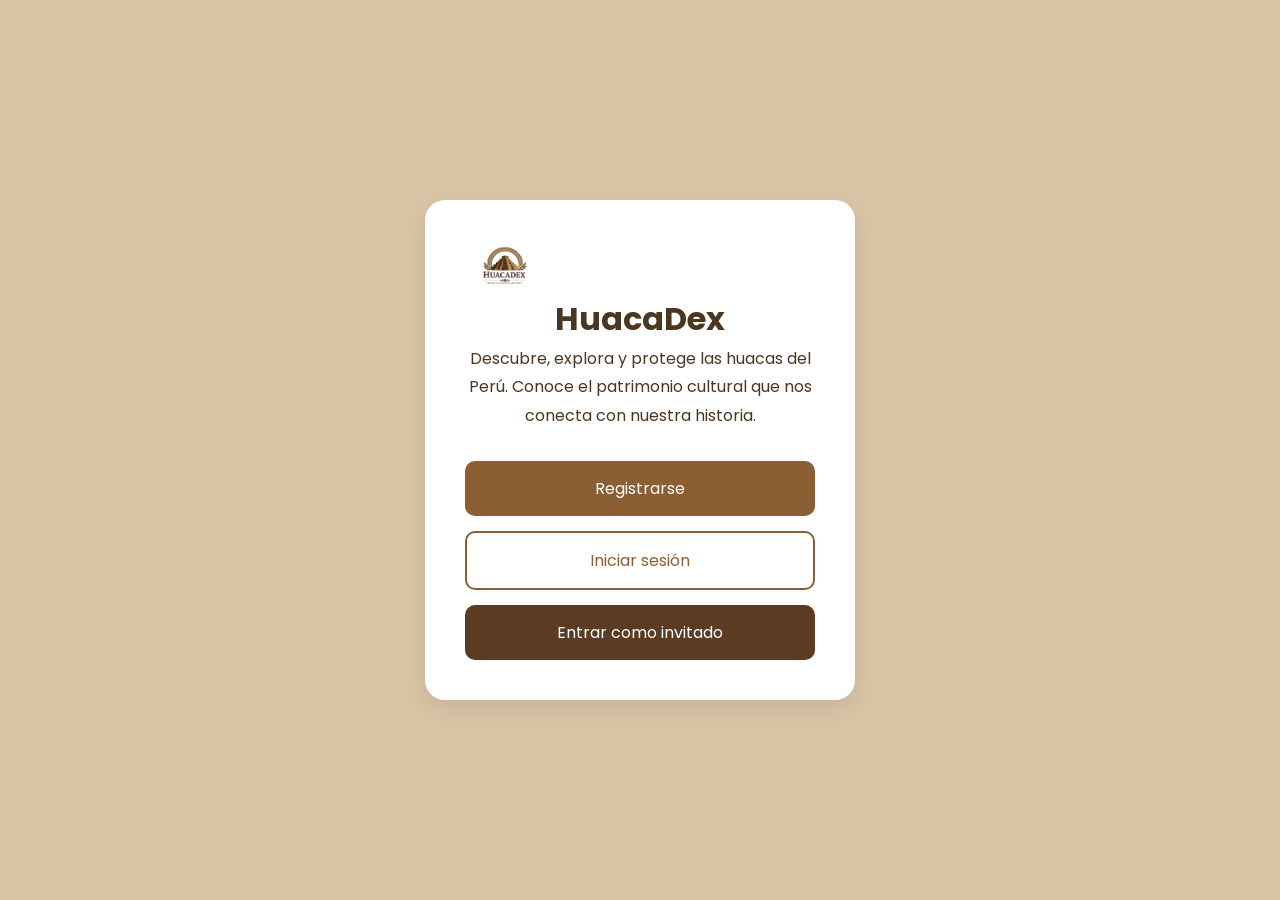
<file: index.html>
<!DOCTYPE html>
<html lang="es">
<head>
<meta charset="UTF-8">
    <meta name="viewport" content="width=device-width, initial-scale=1.0">
<title>HuacaDex</title>
<link rel="preconnect" href="https://fonts.googleapis.com">
<link rel="preconnect" href="https://fonts.gstatic.com" crossorigin>

<link href="https://fonts.googleapis.com/css2?family=Cinzel:wght@700&family=Poppins:wght@300;400;500;600&display=swap" rel="stylesheet">
<link rel="stylesheet" href="style.css">

</head>

<body>

<div class="tarjeta">

<div class="logo">
    <img src="img/logo-huacadex.png" alt="HuacaDex">
</div>

<h1>HuacaDex</h1>

<p>
Descubre, explora y protege las huacas del Perú.
Conoce el patrimonio cultural que nos conecta con nuestra historia.
</p>

<a href="registro.html">
<button class="registro">Registrarse</button>
</a>

<a href="iniciar_sesion.html">
<button class="login">Iniciar sesión</button>
</a>
<a href="carga.html">
    <button class="invitado">
        Entrar como invitado
    </button>
</a>
</div>

</body>
</html>
</file>
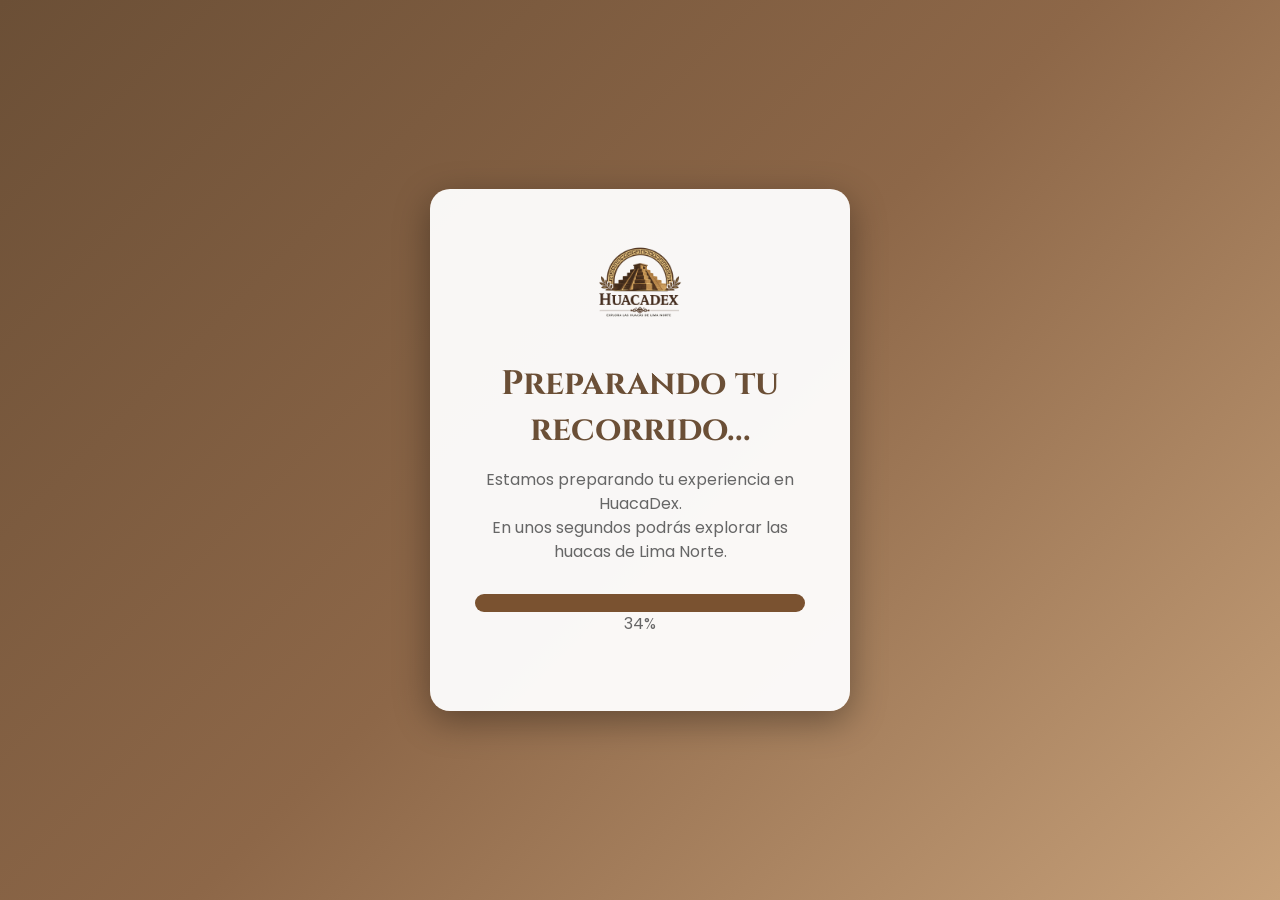
<file: carga.html>
<!DOCTYPE html>
<html lang="es">
<head>
<meta charset="UTF-8">
<meta name="viewport" content="width=device-width, initial-scale=1.0">
<title>HuacaDex - Preparando recorrido</title>
<link rel="preconnect" href="https://fonts.googleapis.com">
<link rel="preconnect" href="https://fonts.gstatic.com" crossorigin>

<link href="https://fonts.googleapis.com/css2?family=Cinzel:wght@700&family=Poppins:wght@300;400;500;600&display=swap" rel="stylesheet">

<style>

*{
margin:0;
padding:0;
box-sizing:border-box;
font-family:'Poppins',sans-serif;
}

body{
height:100vh;
display:flex;
justify-content:center;
align-items:center;
background:linear-gradient(135deg,#6b4f36,#8d6748,#c7a17a);
}

.contenedor{
background:rgba(255,255,255,.95);
padding:45px;
width:420px;
border-radius:20px;
text-align:center;
box-shadow:0 10px 35px rgba(0,0,0,.35);
}

.logo{
margin-bottom:20px;
animation:flotar 2s infinite;
}

.logo img{
width:150px;
height:auto;
}

h1{
font-family:'Cinzel',serif;
color:#6b4f36;
font-size:34px;
margin-bottom:15px;
}

p{
color:#666;
margin-bottom:30px;
line-height:1.5;
}

.barra{
width:100%;
height:18px;
background:#ddd;
border-radius:30px;
overflow:hidden;
}

.progreso{
height:100%;
width:0%;
background:#7a5230;
animation:cargar 3s forwards;
}

@keyframes cargar{
from{
width:0%;
}
to{
width:100%;
}
}

@keyframes flotar{

0%{
transform:translateY(0px);
}

50%{
transform:translateY(-8px);
}

100%{
transform:translateY(0px);
}

}

</style>

</head>

<body>

<div class="contenedor">

<div class="logo">
   <img src="img/logo-huacadex.png" alt="HuacaDex">
</div>

<h1>Preparando tu recorrido...</h1>

<p>

Estamos preparando tu experiencia en HuacaDex.<br>
En unos segundos podrás explorar las huacas de Lima Norte.

</p>

<div class="barra">


<div class="progreso"></div>

</div>
<p id="porcentaje">0%</p>
</div>

<script>


let porcentaje = 0;

const texto = document.getElementById("porcentaje");

const intervalo = setInterval(function(){

porcentaje++;

texto.innerHTML = porcentaje + "%";

if(porcentaje >= 100){

clearInterval(intervalo);

window.location.href="inicio.html";

}

},30);

</script>

</body>
</html>
</file>
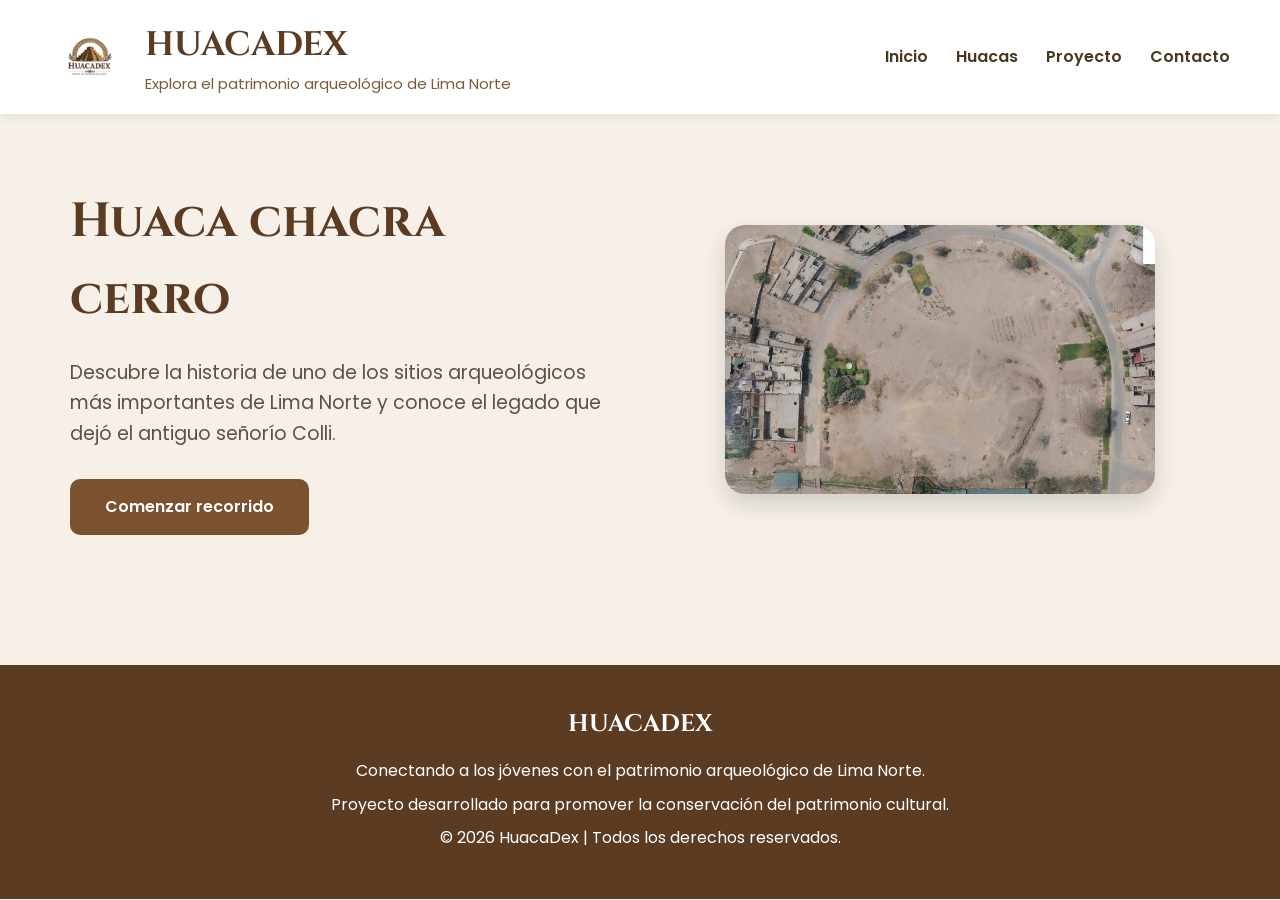
<file: chacra_cerro.html>
<!DOCTYPE html>
<html lang="es">

<head>
    <meta charset="UTF-8">
    <meta name="viewport" content="width=device-width, initial-scale=1.0">

    <title>Huaca Chacra cerro| HuacaDex</title>

    <link rel="stylesheet" href="style.css">

    <link rel="preconnect" href="https://fonts.googleapis.com">
    <link rel="preconnect" href="https://fonts.gstatic.com" crossorigin>

    <link href="https://fonts.googleapis.com/css2?family=Cinzel:wght@600;700&family=Poppins:wght@300;400;500;600&display=swap" rel="stylesheet">

</head>

<body>
<header>

    <div class="logo">

        <img src="img/logo-huacadex.png" alt="HuacaDex">

        <div>

            <h1>HUACADEX</h1>

            <p>Explora el patrimonio arqueológico de Lima Norte</p>

        </div>

    </div>

    <nav>

        <a href="inicio.html">Inicio</a>

        <a href="inicio.html#huacas">Huacas</a>

        <a href="#">Proyecto</a>

        <a href="#">Contacto</a>

    </nav>

</header>
<section class="hero">

    <div class="hero-texto">

        <h2>Huaca chacra cerro</h2>

        <p>
            Descubre la historia de uno de los sitios arqueológicos más importantes de Lima Norte y conoce el legado que dejó el antiguo señorío Colli.
        </p>

        <a href="#" class="boton" onclick="mostrarRecorrido(); return false;">
    Comenzar recorrido
</a>

</div>

    <div class="hero-imagen">

        <img src="img/chacracerro.jpg" alt="Huaca Chacra cerro">

    </div>

</section>
<div id="contenido" style="display:none;">
<section class="killa-seccion" id="recorrido">

    <div class="killa-tarjeta">

       <div class="killa-avatar">
    <img src="img/killa.png" alt="Killa">
</div>

        <div class="killa-texto">

            <h2>Hola, soy Killa</h2>

            <p>
                Seré tu guía durante este recorrido por la Huaca Chacra cerro.
                Aquí descubrirás su historia, su importancia cultural y por qué debemos proteger nuestro patrimonio arqueológico.
            </p>

        </div>

    </div>

</section>
<section class="contenido">

    <div class="tarjeta">

        <h2>Historia de la Huaca Chacra cerro</h2>

           <p>
          La Huaca Chacra Cerro es uno de los principales sitios arqueológicos del distrito de Comas. Formó parte de los antiguos asentamientos del valle del río Chillón y estuvo vinculada al señorío Colli, una importante sociedad prehispánica que habitó Lima Norte antes de la expansión del Imperio Inca.
         </p>

         <p>
          Este complejo arqueológico fue utilizado con fines administrativos, ceremoniales y comunitarios. Actualmente constituye un valioso testimonio de la historia prehispánica de la zona y representa un importante legado cultural para las nuevas generaciones.
          </p>

         </div>

</section>

<section class="contenido">

    <div class="tarjeta">

        <h2>Galería</h2>

        <div class="galeria">

            <img src="img/chacracerro1.jpg" alt="Huaca Collique">

            <img src="img/chacracerro2.jpg" alt="Huaca Collique">

            <img src="img/chacracerro3.jpg" alt="Huaca Collique">

        </div>
        </div>
     </section>

        <section class="contenido">

    <div class="tarjeta">

        <h2>Importancia cultural</h2>

        <p>
      La Huaca Chacra Cerro demuestra la riqueza arqueológica de Lima Norte y nos permite conocer cómo vivían las antiguas culturas del valle del Chillón. Su conservación fortalece nuestra identidad cultural y contribuye a preservar la memoria histórica del Perú.
     </p>
     </div>

</section>
<section class="contenido">

    <div class="dato-curioso">

        <h2>¿Sabías que...?</h2>

        <p>
     ¿Sabías que la Huaca Chacra Cerro ha sido objeto de diversos trabajos de investigación arqueológica? Gracias a estos estudios se han recuperado importantes evidencias sobre la organización y la vida cotidiana de las antiguas poblaciones de Lima Norte.
     </p>

     </div>

     </section>

<section class="contenido">

    <div class="tarjeta">

        <h2>Desafío HuacaDex</h2>

        <p><strong>1. ¿Dónde se encuentra la Huaca Chacra Cerro?</strong></p>

<button class="respuesta" onclick="correcta(this)">Comas, Lima</button>

<button class="respuesta" onclick="incorrecta(this)">Cusco</button>

<button class="respuesta" onclick="incorrecta(this)">Piura</button>
        <hr>

        <p><strong>2. ¿A qué sociedad estuvo vinculada la Huaca Chacra Cerro?</strong></p>

<button class="respuesta" onclick="correcta(this)">Señorío Colli</button>

<button class="respuesta" onclick="incorrecta(this)">Imperio Romano</button>

<button class="respuesta" onclick="incorrecta(this)">Cultura Nazca</button>
        <div id="resultado"></div>

    </div>

</section>

    </div>

</section>

</div>



<script>

function mostrarRecorrido(){

document.getElementById("contenido").style.display="block";

document.getElementById("contenido").scrollIntoView({

behavior:"smooth"

});

}

function correcta(boton){

boton.classList.add("correcta");

document.getElementById("resultado").innerHTML="🎉 ¡Excelente! Ahora eres un Protector del Patrimonio.";

}

function incorrecta(boton){

boton.classList.add("incorrecta");

}

</script>
<footer>

    <h2>HUACADEX</h2>

    <p>
        Conectando a los jóvenes con el patrimonio arqueológico de Lima Norte.
    </p>

    <p>
        Proyecto desarrollado para promover la conservación del patrimonio cultural.
    </p>

    <p class="copyright">
        © 2026 HuacaDex | Todos los derechos reservados.
    </p>

</footer>

</script>
</body>

</html>
</file>
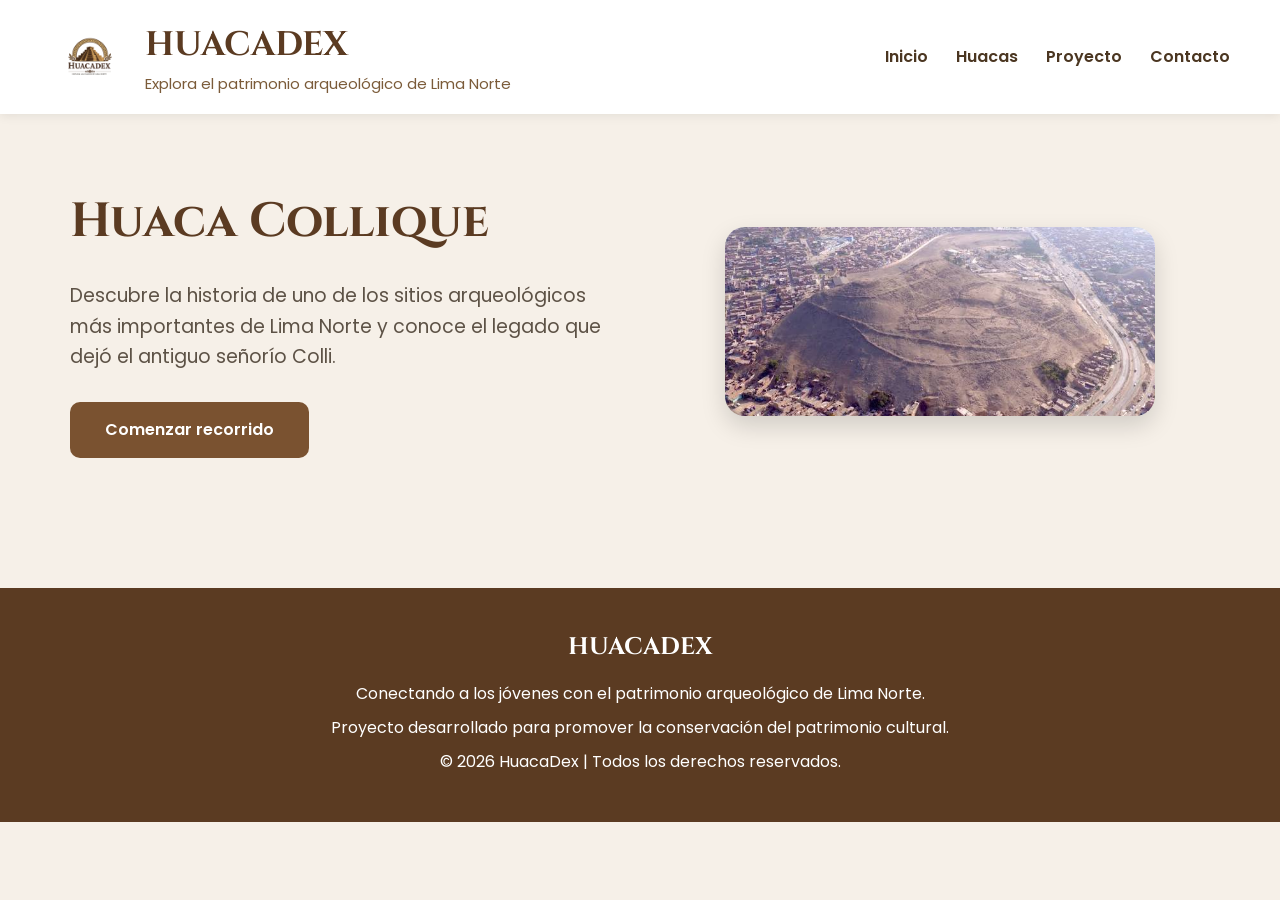
<file: collique.html>
<!DOCTYPE html>
<html lang="es">

<head>
    <meta charset="UTF-8">
    <meta name="viewport" content="width=device-width, initial-scale=1.0">

    <title>Huaca Collique | HuacaDex</title>

    <link rel="stylesheet" href="style.css">

    <link rel="preconnect" href="https://fonts.googleapis.com">
    <link rel="preconnect" href="https://fonts.gstatic.com" crossorigin>

    <link href="https://fonts.googleapis.com/css2?family=Cinzel:wght@600;700&family=Poppins:wght@300;400;500;600&display=swap" rel="stylesheet">

</head>

<body>
<header>

    <div class="logo">

        <img src="img/logo-huacadex.png" alt="HuacaDex">

        <div>

            <h1>HUACADEX</h1>

            <p>Explora el patrimonio arqueológico de Lima Norte</p>

        </div>

    </div>

    <nav>

        <a href="inicio.html">Inicio</a>

        <a href="inicio.html#huacas">Huacas</a>

        <a href="#">Proyecto</a>

        <a href="#">Contacto</a>

    </nav>

</header>
<section class="hero">

    <div class="hero-texto">

        <h2>Huaca Collique</h2>

        <p>
            Descubre la historia de uno de los sitios arqueológicos más importantes de Lima Norte y conoce el legado que dejó el antiguo señorío Colli.
        </p>

        <a href="#" class="boton" onclick="mostrarRecorrido(); return false;">
    Comenzar recorrido
</a>

</div>

    <div class="hero-imagen">

        <img src="img/collique.jpg" alt="Huaca Collique">

    </div>

</section>
<div id="contenido" style="display:none;">
<section class="killa-seccion" id="recorrido">

    <div class="killa-tarjeta">

       <div class="killa-avatar">
    <img src="img/killa.png" alt="Killa">
</div>

        <div class="killa-texto">

            <h2>Hola, soy Killa</h2>

            <p>
                Seré tu guía durante este recorrido por la Huaca Collique.
                Aquí descubrirás su historia, su importancia cultural y por qué debemos proteger nuestro patrimonio arqueológico.
            </p>

        </div>

    </div>

</section>
<section class="contenido">

    <div class="tarjeta">

        <h2>Historia de la Huaca Collique</h2>

        <p>
            La Huaca Collique pertenece al antiguo señorío Colli, una cultura que habitó el valle del río Chillón antes de la llegada de los incas. Este lugar fue un importante centro administrativo, ceremonial y de reunión para sus habitantes.
        </p>

        <p>
            Con el paso del tiempo, la huaca fue testigo de importantes cambios en la historia de Lima Norte. Actualmente representa una valiosa evidencia del pasado prehispánico y permite conocer cómo vivían las antiguas sociedades que ocuparon esta zona.
        </p>

    </div>

</section>

<section class="contenido">

    <div class="tarjeta">

        <h2>Galería</h2>

        <div class="galeria">

            <img src="img/collique1.jpg" alt="Huaca Collique">

            <img src="img/collique 2.jpg" alt="Huaca Collique">

            <img src="img/collique 3.jpg" alt="Huaca Collique">

        </div>
        </div>
     </section>

        <section class="contenido">

    <div class="tarjeta">

        <h2>Importancia cultural</h2>

        <p>
            La Huaca Collique representa una parte fundamental de la historia de Lima Norte. Este sitio arqueológico nos permite comprender cómo vivían las antiguas sociedades del valle del río Chillón y valorar el legado que dejaron a las futuras generaciones.
        </p>

        <p>
            Conservar este patrimonio significa proteger nuestra identidad, fortalecer el conocimiento de nuestra historia y promover el respeto por la cultura peruana.
        </p>

    </div>

</section>
<section class="contenido">

    <div class="dato-curioso">

        <h2>¿Sabías que...?</h2>

        <p>
            Muchas personas viven muy cerca de la Huaca Collique sin conocer su historia. Uno de los objetivos de HuacaDex es acercar a los jóvenes a este importante patrimonio cultural y fomentar su conservación.
        </p>

    </div>
    </section>
<section class="contenido">

    <div class="tarjeta">

        <h2>Desafío HuacaDex</h2>

        <p><strong>1. ¿A qué cultura perteneció la Huaca Collique?</strong></p>

        <button class="respuesta" onclick="correcta(this)">Señorío Colli</button>

        <button class="respuesta" onclick="incorrecta(this)">Imperio Romano</button>

        <button class="respuesta" onclick="incorrecta(this)">Cultura Maya</button>

        <hr>

        <p><strong>2. ¿Dónde se ubica la Huaca Collique?</strong></p>

        <button class="respuesta" onclick="incorrecta(this)">Cusco</button>

        <button class="respuesta" onclick="correcta(this)">Comas, Lima</button>

        <button class="respuesta" onclick="incorrecta(this)">Arequipa</button>

        <div id="resultado"></div>

    </div>


</section>

</div>

<script>

function mostrarRecorrido(){

document.getElementById("contenido").style.display="block";

document.getElementById("contenido").scrollIntoView({

behavior:"smooth"

});

}

function correcta(boton){

boton.classList.add("correcta");

document.getElementById("resultado").innerHTML="🎉 ¡Excelente! Ahora eres un Protector del Patrimonio.";

}

function incorrecta(boton){

boton.classList.add("incorrecta");

}

</script>
<footer>

    <h2>HUACADEX</h2>

    <p>
        Conectando a los jóvenes con el patrimonio arqueológico de Lima Norte.
    </p>

    <p>
        Proyecto desarrollado para promover la conservación del patrimonio cultural.
    </p>

    <p class="copyright">
        © 2026 HuacaDex | Todos los derechos reservados.
    </p>

</footer>

</script>
</body>

</html>
</file>
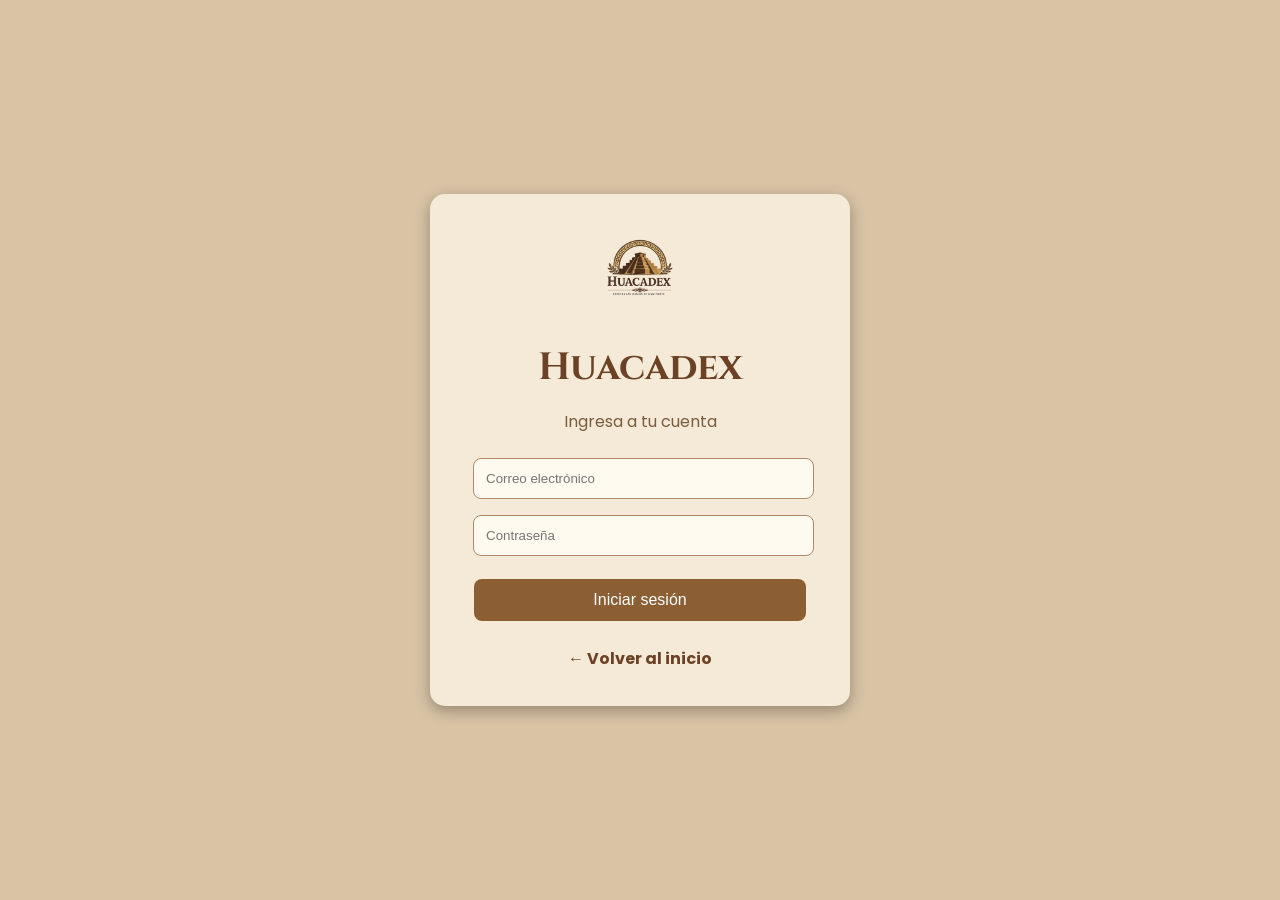
<file: iniciar_sesion.html>
<!DOCTYPE html>
<html>
<head>
    <title>Iniciar sesión - Huacadex</title>
    <link rel="preconnect" href="https://fonts.googleapis.com">
<link rel="preconnect" href="https://fonts.gstatic.com" crossorigin>

<link href="https://fonts.googleapis.com/css2?family=Cinzel:wght@700&family=Poppins:wght@300;400;500;600&display=swap" rel="stylesheet">

    <style>
        body {
            margin: 0;
            font-family:'Poppins',sans-serif;
            background: #d8c3a5;
            display: flex;
            justify-content: center;
            align-items: center;
            height: 100vh;
        }

        .login {
            background: #f5ead7;
            width: 350px;
            padding: 35px;
            border-radius: 15px;
            box-shadow: 0 5px 15px rgba(0,0,0,0.3);
            text-align: center;
        }

        h1{
    font-family:'Cinzel',serif;
    color:#6b4226;
    font-size:38px;
    margin-bottom:10px;
}

        p {
            color: #7a5c3e;
        }

        input {
            width: 90%;
            padding: 12px;
            margin: 8px;
            border: 1px solid #b08968;
            border-radius: 8px;
            background: #fffaf0;
        }

        button {
            width: 95%;
            padding: 12px;
            margin-top: 15px;
            background: #8b5e34;
            color: white;
            border: none;
            border-radius: 8px;
            cursor: pointer;
            font-size: 16px;
        }

        button:hover {
            background: #6b4226;
        }

        .logo{
    margin-bottom:20px;
}

.logo img{
    width:120px;
    height:auto;
}
.volver{
    text-decoration:none;
    color:#6b4226;
    font-weight:bold;
}

.volver:hover{
    color:#b07d4f;
}
    </style>
</head>

<body>

<div class="login">
    <div class="logo">
    <img src="img/logo-huacadex.png" alt="HuacaDex">
</div>
    <h1>Huacadex</h1>
    <p>Ingresa a tu cuenta</p>

    <input type="email" placeholder="Correo electrónico">
    <input type="password" placeholder="Contraseña">

    <button>Iniciar sesión</button>
    <br><br>

<a href="index.html" class="volver">← Volver al inicio</a>
</div>

</body>
</html>
</file>
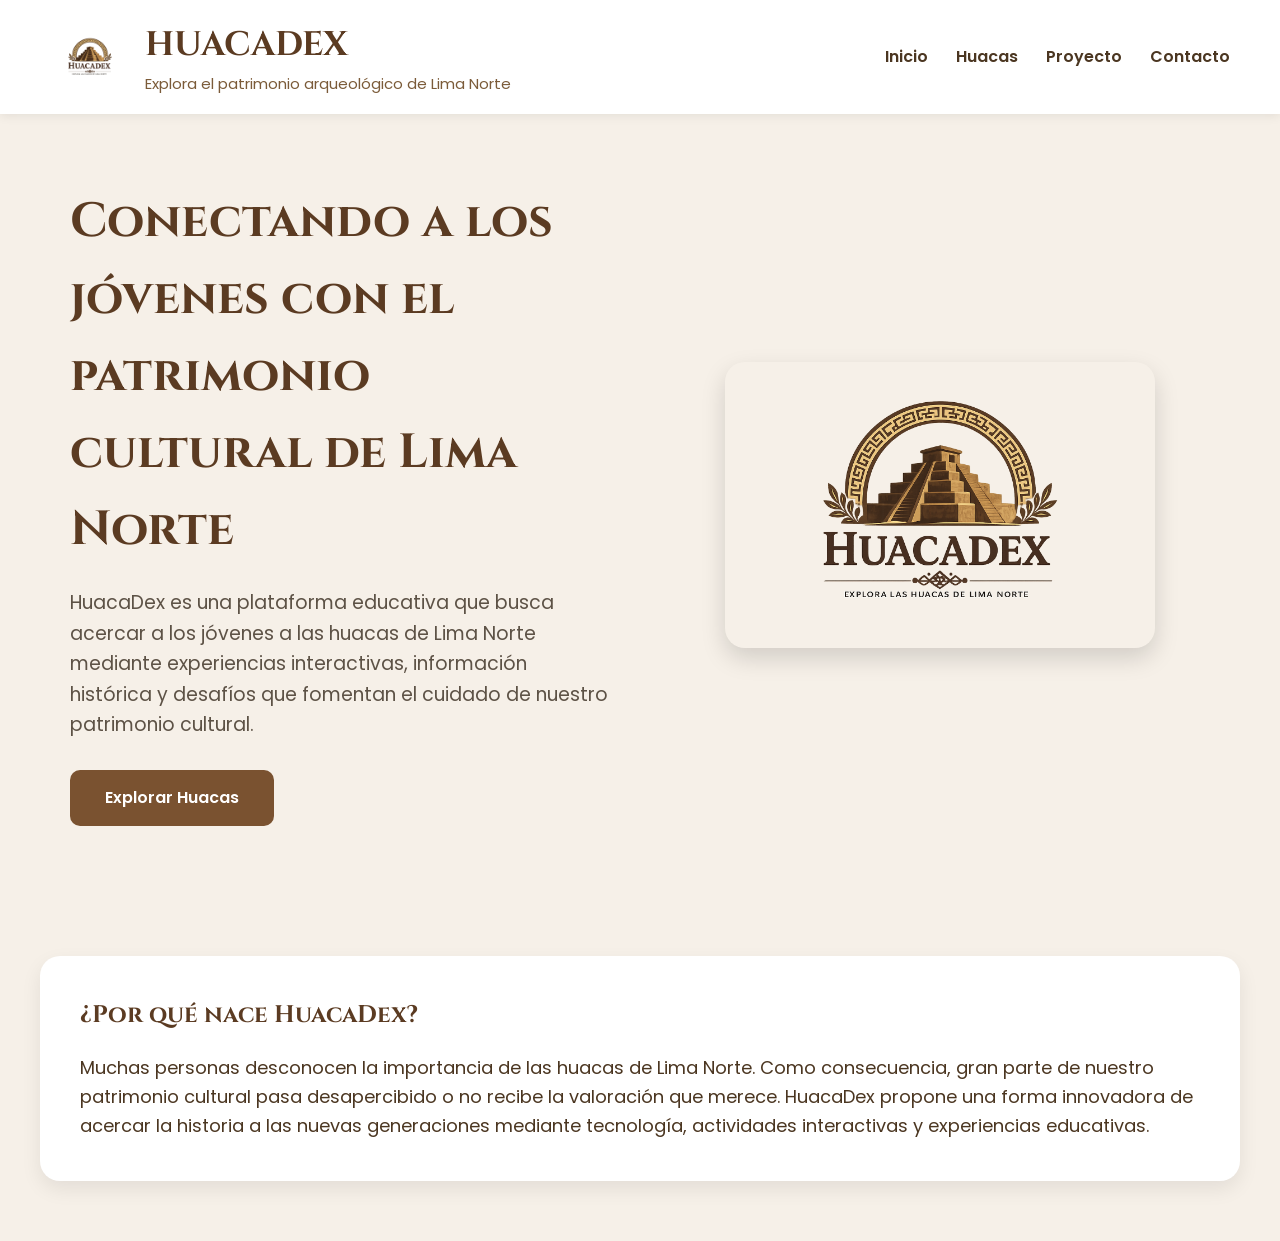
<file: inicio.html>
<!DOCTYPE html>
<html lang="es">
<head>

<meta charset="UTF-8">
<meta name="viewport" content="width=device-width, initial-scale=1.0">

<title>HuacaDex | Inicio</title>

<link rel="preconnect" href="https://fonts.googleapis.com">
<link rel="preconnect" href="https://fonts.gstatic.com" crossorigin>

<link href="https://fonts.googleapis.com/css2?family=Cinzel:wght@600;700&family=Poppins:wght@300;400;500;600&display=swap" rel="stylesheet">

    <link rel="stylesheet" href="style.css">
</head>

<body>

<header>

<div class="logo">

<img src="img/logo-huacadex.png" alt="HuacaDex">

<div>

<h1>HUACADEX</h1>

<p>Explora el patrimonio arqueológico de Lima Norte</p>

</div>

</div>

<nav>

<a href="inicio.html">Inicio</a>

<a href="#">Huacas</a>

<a href="#">Proyecto</a>

<a href="#">Contacto</a>

</nav>

</header>
<section class="hero">

    <div class="hero-texto">

        <h2>Conectando a los jóvenes con el patrimonio cultural de Lima Norte</h2>

        <p>
            HuacaDex es una plataforma educativa que busca acercar a los jóvenes a las huacas de Lima Norte mediante experiencias interactivas, información histórica y desafíos que fomentan el cuidado de nuestro patrimonio cultural.
        </p>

        <a href="#huacas" class="boton">Explorar Huacas</a>

    </div>

    <div class="hero-logo">

        <img src="img/logo-huacadex.png" alt="Logo HuacaDex">

    </div>

</section>

<section class="info">

    <h2>¿Por qué nace HuacaDex?</h2>

    <p>
        Muchas personas desconocen la importancia de las huacas de Lima Norte. Como consecuencia, gran parte de nuestro patrimonio cultural pasa desapercibido o no recibe la valoración que merece. HuacaDex propone una forma innovadora de acercar la historia a las nuevas generaciones mediante tecnología, actividades interactivas y experiencias educativas.
    </p>

</section>
</file>
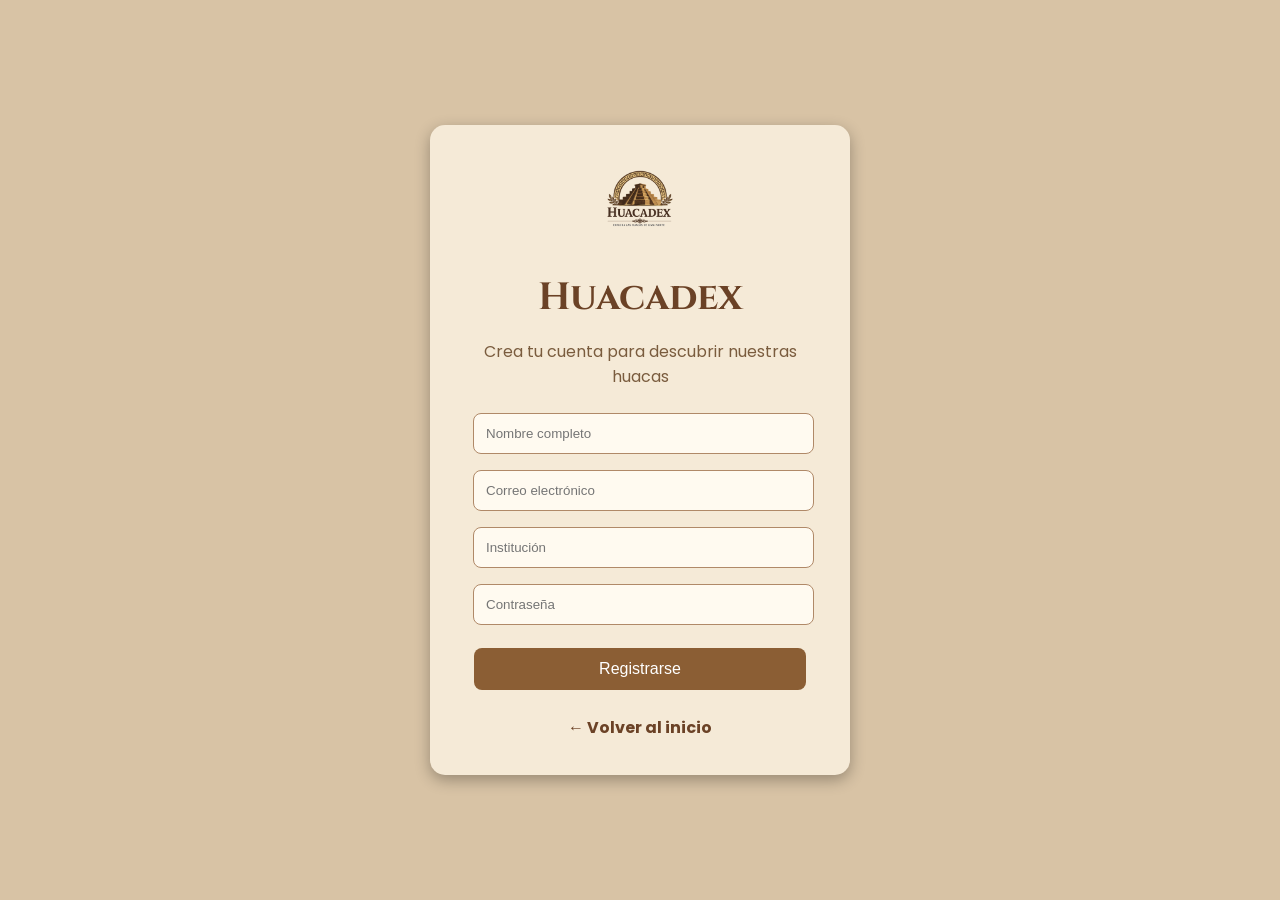
<file: registro.html>
<!DOCTYPE html>
<html>
<head>
    <title>Registro - Huacadex</title>
    <link rel="preconnect" href="https://fonts.googleapis.com">
<link rel="preconnect" href="https://fonts.gstatic.com" crossorigin>

<link href="https://fonts.googleapis.com/css2?family=Cinzel:wght@700&family=Poppins:wght@300;400;500;600&display=swap" rel="stylesheet">

    <style>
        body {
            margin: 0;
            font-family:'Poppins',sans-serif;
            background: #d8c3a5;
            display: flex;
            justify-content: center;
            align-items: center;
            height: 100vh;
        }

        .registro {
            background: #f5ead7;
            width: 350px;
            padding: 35px;
            border-radius: 15px;
            box-shadow: 0 5px 15px rgba(0,0,0,0.3);
            text-align: center;
        }

         h1{
         font-family:'Cinzel',serif;
         color:#6b4226;
          font-size:38px;
         margin-bottom:10px;
        }

        p {
            color: #7a5c3e;
        }

        input {
            width: 90%;
            padding: 12px;
            margin: 8px;
            border: 1px solid #b08968;
            border-radius: 8px;
            background: #fffaf0;
        }

        button {
            width: 95%;
            padding: 12px;
            margin-top: 15px;
            background: #8b5e34;
            color: white;
            border: none;
            border-radius: 8px;
            cursor: pointer;
            font-size: 16px;
        }

        button:hover {
            background: #6b4226;
        }

        .logo{
    margin-bottom:20px;
}

.logo img{
    width:120px;
    height:auto;
}
.volver{
    text-decoration:none;
    color:#6b4226;
    font-weight:bold;
}

.volver:hover{
    color:#b07d4f;
}
    </style>
</head>

<body>

<div class="registro">
    <div class="logo">
    <img src="img/logo-huacadex.png" alt="HuacaDex">
</div>
    <h1>Huacadex</h1>
    <p>Crea tu cuenta para descubrir nuestras huacas</p>

    <input type="text" placeholder="Nombre completo">
    <input type="email" placeholder="Correo electrónico">
    <input type="text" placeholder="Institución">
    <input type="password" placeholder="Contraseña">

    <button>Registrarse</button>
    <br><br>

<a href="index.html" class="volver">← Volver al inicio</a>
</div>

</body>
</html>
</file>
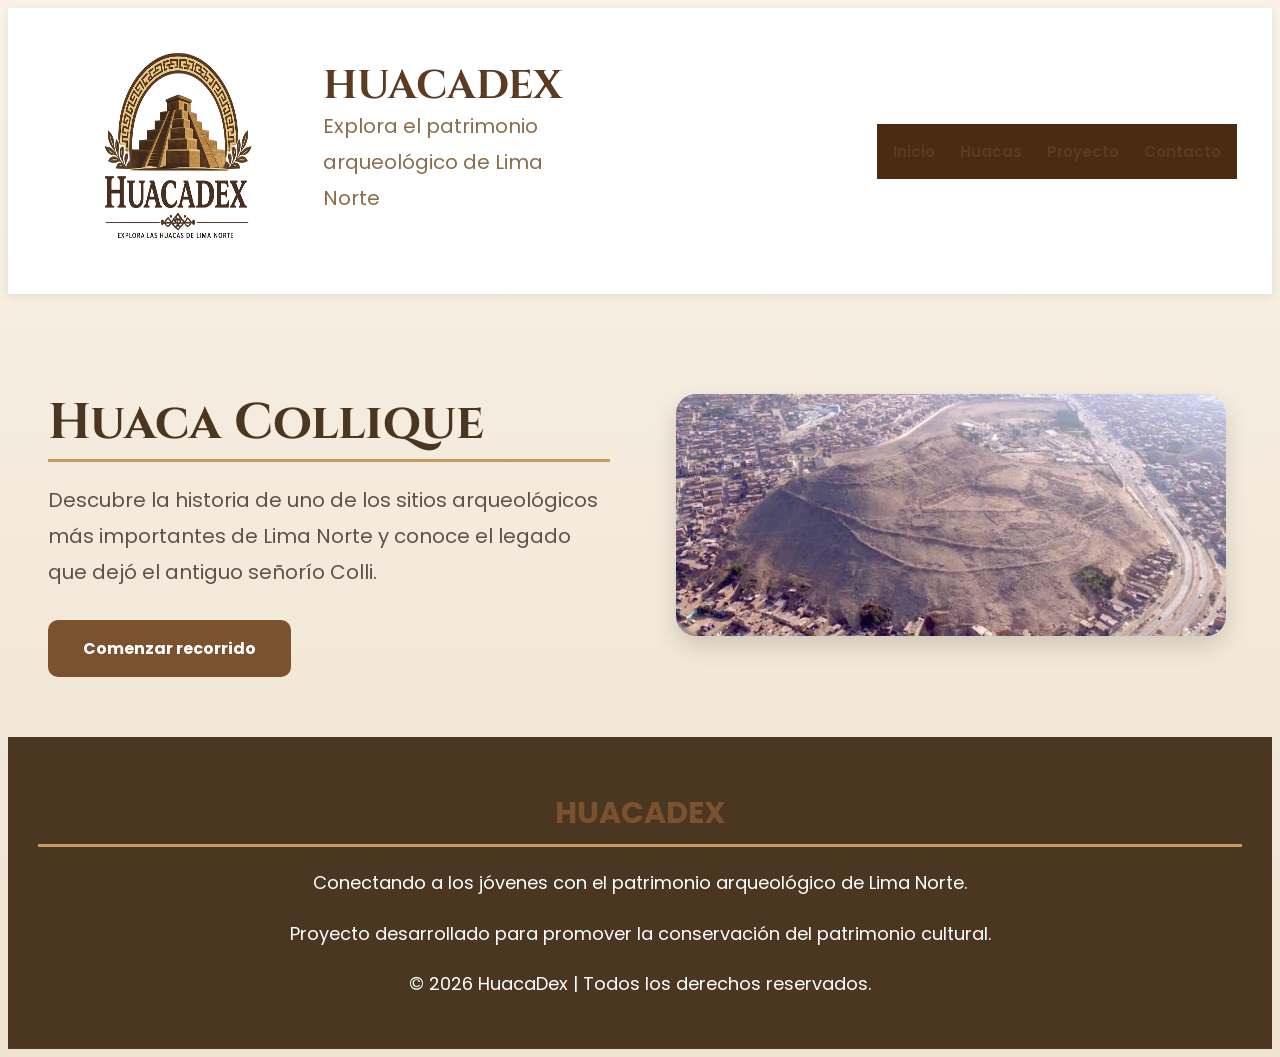
<file: Huacadex/collique.html>
<!DOCTYPE html>
<html lang="es">

<head>
    <meta charset="UTF-8">
    <meta name="viewport" content="width=device-width, initial-scale=1.0">

    <title>Huaca Collique | HuacaDex</title>

    <link rel="stylesheet" href="style.css">

    <link rel="preconnect" href="https://fonts.googleapis.com">
    <link rel="preconnect" href="https://fonts.gstatic.com" crossorigin>

    <link href="https://fonts.googleapis.com/css2?family=Cinzel:wght@600;700&family=Poppins:wght@300;400;500;600&display=swap" rel="stylesheet">

</head>

<body>
<header>

    <div class="logo">

        <img src="img/logo-huacadex.png" alt="HuacaDex">

        <div>

            <h1>HUACADEX</h1>

            <p>Explora el patrimonio arqueológico de Lima Norte</p>

        </div>

    </div>

    <nav>

        <a href="inicio.html">Inicio</a>

        <a href="inicio.html#huacas">Huacas</a>

        <a href="#">Proyecto</a>

        <a href="#">Contacto</a>

    </nav>

</header>
<section class="hero">

    <div class="hero-texto">

        <h2>Huaca Collique</h2>

        <p>
            Descubre la historia de uno de los sitios arqueológicos más importantes de Lima Norte y conoce el legado que dejó el antiguo señorío Colli.
        </p>

        <a href="#" class="boton" onclick="mostrarRecorrido(); return false;">
    Comenzar recorrido
</a>

</div>

    <div class="hero-imagen">

        <img src="img/collique.jpg" alt="Huaca Collique">

    </div>

</section>
<div id="contenido" style="display:none;">
<section class="killa-seccion" id="recorrido">

    <div class="killa-tarjeta">

       <div class="killa-avatar">
    <img src="img/killa.png" alt="Killa">
</div>

        <div class="killa-texto">

            <h2>Hola, soy Killa</h2>

            <p>
                Seré tu guía durante este recorrido por la Huaca Collique.
                Aquí descubrirás su historia, su importancia cultural y por qué debemos proteger nuestro patrimonio arqueológico.
            </p>

        </div>

    </div>

</section>
<section class="contenido">

    <div class="tarjeta">

        <h2>Historia de la Huaca Collique</h2>

        <p>
            La Huaca Collique pertenece al antiguo señorío Colli, una cultura que habitó el valle del río Chillón antes de la llegada de los incas. Este lugar fue un importante centro administrativo, ceremonial y de reunión para sus habitantes.
        </p>

        <p>
            Con el paso del tiempo, la huaca fue testigo de importantes cambios en la historia de Lima Norte. Actualmente representa una valiosa evidencia del pasado prehispánico y permite conocer cómo vivían las antiguas sociedades que ocuparon esta zona.
        </p>

    </div>

</section>

<section class="contenido">

    <div class="tarjeta">

        <h2>Galería</h2>

        <div class="galeria">

            <img src="img/collique1.jpg" alt="Huaca Collique">

            <img src="img/collique 2.jpg" alt="Huaca Collique">

            <img src="img/collique 3.jpg" alt="Huaca Collique">

        </div>
        </div>
     </section>

        <section class="contenido">

    <div class="tarjeta">

        <h2>Importancia cultural</h2>

        <p>
            La Huaca Collique representa una parte fundamental de la historia de Lima Norte. Este sitio arqueológico nos permite comprender cómo vivían las antiguas sociedades del valle del río Chillón y valorar el legado que dejaron a las futuras generaciones.
        </p>

        <p>
            Conservar este patrimonio significa proteger nuestra identidad, fortalecer el conocimiento de nuestra historia y promover el respeto por la cultura peruana.
        </p>

    </div>

</section>
<section class="contenido">

    <div class="dato-curioso">

        <h2>¿Sabías que...?</h2>

        <p>
            Muchas personas viven muy cerca de la Huaca Collique sin conocer su historia. Uno de los objetivos de HuacaDex es acercar a los jóvenes a este importante patrimonio cultural y fomentar su conservación.
        </p>

    </div>
<section class="contenido">

    <div class="tarjeta">

        <h2>Desafío HuacaDex</h2>

        <p><strong>1. ¿A qué cultura perteneció la Huaca Collique?</strong></p>

        <button class="respuesta" onclick="correcta(this)">Señorío Colli</button>

        <button class="respuesta" onclick="incorrecta(this)">Imperio Romano</button>

        <button class="respuesta" onclick="incorrecta(this)">Cultura Maya</button>

        <hr>

        <p><strong>2. ¿Dónde se ubica la Huaca Collique?</strong></p>

        <button class="respuesta" onclick="incorrecta(this)">Cusco</button>

        <button class="respuesta" onclick="correcta(this)">Comas, Lima</button>

        <button class="respuesta" onclick="incorrecta(this)">Arequipa</button>

        <div id="resultado"></div>

    </div>

</section>
</section>

    </div>

</section>

</div>



<script>

function mostrarRecorrido(){

document.getElementById("contenido").style.display="block";

document.getElementById("contenido").scrollIntoView({

behavior:"smooth"

});

}

function correcta(boton){

boton.classList.add("correcta");

document.getElementById("resultado").innerHTML="🎉 ¡Excelente! Ahora eres un Protector del Patrimonio.";

}

function incorrecta(boton){

boton.classList.add("incorrecta");

}

</script>
<footer>

    <h2>HUACADEX</h2>

    <p>
        Conectando a los jóvenes con el patrimonio arqueológico de Lima Norte.
    </p>

    <p>
        Proyecto desarrollado para promover la conservación del patrimonio cultural.
    </p>

    <p class="copyright">
        © 2026 HuacaDex | Todos los derechos reservados.
    </p>

</footer>

</script>
</body>

</html>
</file>
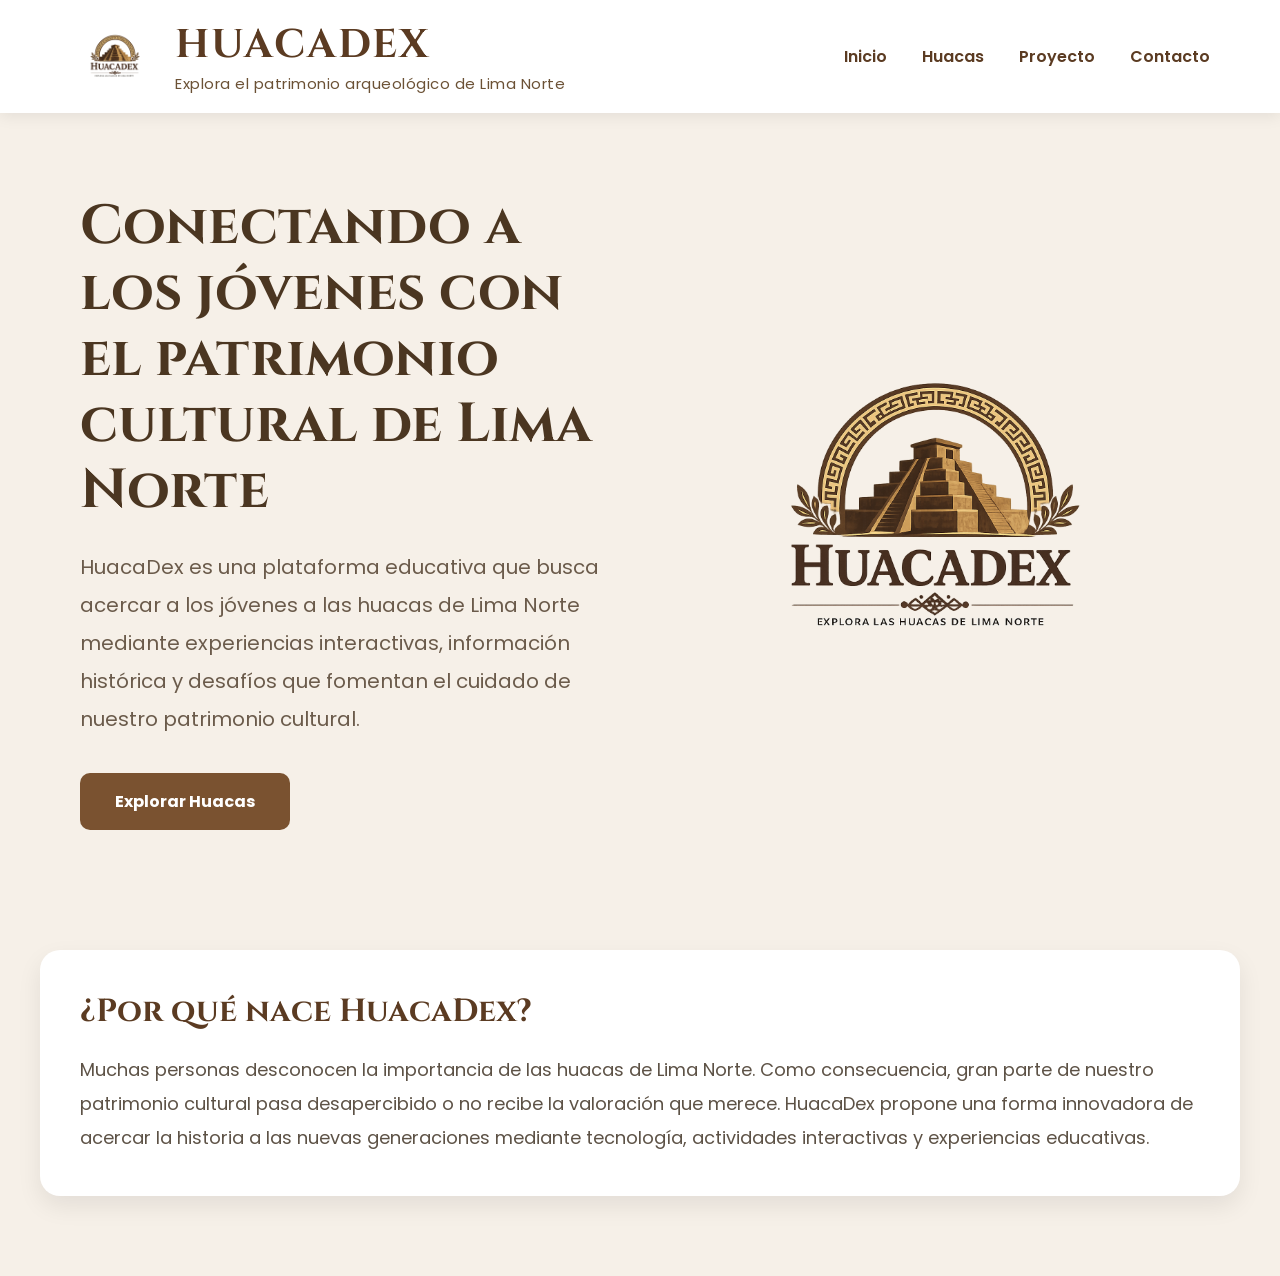
<file: Huacadex/inicio.html>
<!DOCTYPE html>
<html lang="es">
<head>

<meta charset="UTF-8">
<meta name="viewport" content="width=device-width, initial-scale=1.0">

<title>HuacaDex | Inicio</title>

<link rel="preconnect" href="https://fonts.googleapis.com">
<link rel="preconnect" href="https://fonts.gstatic.com" crossorigin>

<link href="https://fonts.googleapis.com/css2?family=Cinzel:wght@600;700&family=Poppins:wght@300;400;500;600&display=swap" rel="stylesheet">

<style>

*{
margin:0;
padding:0;
box-sizing:border-box;
}

body{
font-family:'Poppins',sans-serif;
background:#f6f0e8;
color:#4b3621;
}

/*========== ENCABEZADO ==========*/

header{

background:white;

padding:18px 70px;

display:flex;

justify-content:space-between;

align-items:center;

box-shadow:0 3px 15px rgba(0,0,0,.08);

position:sticky;

top:0;

z-index:1000;

}

.logo{

display:flex;

align-items:center;

gap:15px;

}

.logo img{

width:90px;

}

.logo h1{

font-family:'Cinzel',serif;

font-size:40px;

letter-spacing:2px;

color:#5b3b22;

margin:0;

}

.logo p{

font-size:15px;

color:#6b5135;

letter-spacing:0.5px;

}

nav{

display:flex;

gap:35px;

}

nav a{

text-decoration:none;

color:#5b3b22;

font-weight:600;

transition:.3s;

}

nav a:hover{

color:#b07b45;

}

/*========== PORTADA ==========*/

.hero{

max-width:1200px;

margin:auto;

padding:80px 40px;

display:flex;

justify-content:space-between;

align-items:center;

gap:60px;

}

.hero-texto{

flex:1;

}

.hero-texto h2{

font-family:'Cinzel',serif;

font-size:55px;

line-height:1.2;

margin-bottom:25px;

color:#4b3621;

}

.hero-texto p{

font-size:20px;

line-height:1.9;

margin-bottom:35px;

color:#6b5b4b;

}

.boton{
    background:#7a5230;
    color:white;
    padding:16px 35px;
    border-radius:10px;
    text-decoration:none;
    font-weight:bold;
    display:inline-block;
    transition:0.3s;
}

.boton:hover{
    background:#5b3e26;
    transform:translateY(-3px);
    box-shadow:0 8px 18px rgba(0,0,0,.2);
}

display:inline-block;

background:#8b5e34;

color:white;

padding:16px 36px;

border-radius:12px;

text-decoration:none;

font-weight:bold;

transition:.3s;

}

.boton:hover{

background:#6b4f36;

transform:translateY(-3px);

}

.hero-logo{

flex:1;

display:flex;

justify-content:center;

}

.hero-logo img{

width:800px;

max-width:100%;

}
.info{

max-width:1200px;

margin:40px auto 80px;

background:white;

padding:40px;

border-radius:20px;

box-shadow:0 10px 25px rgba(0,0,0,.08);

}

.info h2{

font-family:'Cinzel',serif;

font-size:32px;

color:#5b3b22;

margin-bottom:20px;

}

.info p{

font-size:18px;

line-height:1.9;

color:#5d5246;

}
.hero-logo img{
    transition:0.4s;
}

.hero-logo img:hover{
    transform:scale(1.08);
}

</style>

</head>

<body>

<header>

<div class="logo">

<img src="img/logo-huacadex.png" alt="HuacaDex">

<div>

<h1>HUACADEX</h1>

<p>Explora el patrimonio arqueológico de Lima Norte</p>

</div>

</div>

<nav>

<a href="inicio.html">Inicio</a>

<a href="#">Huacas</a>

<a href="#">Proyecto</a>

<a href="#">Contacto</a>

</nav>

</header>
<section class="hero">

    <div class="hero-texto">

        <h2>Conectando a los jóvenes con el patrimonio cultural de Lima Norte</h2>

        <p>
            HuacaDex es una plataforma educativa que busca acercar a los jóvenes a las huacas de Lima Norte mediante experiencias interactivas, información histórica y desafíos que fomentan el cuidado de nuestro patrimonio cultural.
        </p>

        <a href="#huacas" class="boton">Explorar Huacas</a>

    </div>

    <div class="hero-logo">

        <img src="img/logo-huacadex.png" alt="Logo HuacaDex">

    </div>

</section>

<section class="info">

    <h2>¿Por qué nace HuacaDex?</h2>

    <p>
        Muchas personas desconocen la importancia de las huacas de Lima Norte. Como consecuencia, gran parte de nuestro patrimonio cultural pasa desapercibido o no recibe la valoración que merece. HuacaDex propone una forma innovadora de acercar la historia a las nuevas generaciones mediante tecnología, actividades interactivas y experiencias educativas.
    </p>

</section>
</file>
<file: style.css>
/* ==========================================
   HUACADEX - ESTILOS GENERALES
========================================== */

*{
    margin:0;
    padding:0;
    box-sizing:border-box;
}

html{
    scroll-behavior:smooth;
}

body{
    font-family:'Poppins',sans-serif;
    background:#f6f0e8;
    color:#4b3621;
    line-height:1.6;
    overflow-x:hidden;
}

img{
    display:block;
    max-width:100%;
    height:auto;
}

a{
    text-decoration:none;
    color:inherit;
}

section{
    width:100%;
}

/* ==========================================
   ENCABEZADO
========================================== */

header{
    background:#ffffff;
    display:flex;
    justify-content:space-between;
    align-items:center;
    padding:18px 50px;
    box-shadow:0 2px 10px rgba(0,0,0,.08);
}

.logo{
    display:flex;
    align-items:center;
    gap:15px;
}

.logo img{
    width:80px;
}

.logo h1{
    font-family:'Cinzel',serif;
    font-size:34px;
    color:#5b3b22;
}

.logo p{
    color:#7b5b39;
    font-size:15px;
}

nav{
    display:flex;
    gap:28px;
}

nav a{
    font-weight:600;
    transition:.3s;
}

nav a:hover{
    color:#9b6a3d;
}

/* ==========================================
   HERO
========================================== */

.hero{
    max-width:1200px;
    margin:auto;
    padding:70px 30px;
    display:flex;
    align-items:center;
    justify-content:space-between;
    gap:60px;
}

.hero-texto{
    flex:1;
}

.hero-texto h2{
    font-family:'Cinzel',serif;
    font-size:48px;
    color:#5b3b22;
    margin-bottom:20px;
}

.hero-texto p{
    font-size:19px;
    color:#5d5246;
    margin-bottom:30px;
}

.hero-logo,
.hero-imagen{
    flex:1;
    display:flex;
    justify-content:center;
}

.hero-logo img,
.hero-imagen img{
    width:100%;
    max-width:430px;
    border-radius:20px;
    box-shadow:0 10px 25px rgba(0,0,0,.15);
}

/* ==========================================
   BOTONES
========================================== */

.boton{
    display:inline-block;
    background:#7a5230;
    color:#fff;
    padding:15px 35px;
    border-radius:10px;
    font-weight:600;
    transition:.3s;
}

.boton:hover{
    background:#5b3b22;
    transform:translateY(-2px);
}

/* ==========================================
   INFORMACIÓN
========================================== */

.info{
    max-width:1200px;
    margin:60px auto;
    background:#fff;
    padding:40px;
    border-radius:20px;
    box-shadow:0 8px 20px rgba(0,0,0,.08);
}

.info h2{
    font-family:'Cinzel',serif;
    color:#5b3b22;
    margin-bottom:20px;
}

.info p{
    font-size:18px;
}
/* ==========================================
   CONTENIDO GENERAL
========================================== */

.contenido{
    max-width:1200px;
    margin:50px auto;
    padding:0 25px;
}

.tarjeta,
.dato-curioso{
    background:#ffffff;
    padding:40px;
    border-radius:20px;
    box-shadow:0 8px 20px rgba(0,0,0,.08);
}

.tarjeta h2,
.dato-curioso h2{
    font-family:'Cinzel',serif;
    color:#5b3b22;
    margin-bottom:20px;
}

.tarjeta p,
.dato-curioso p{
    margin-bottom:15px;
    line-height:1.8;
}

/* ==========================================
   KILLA
========================================== */

.killa-seccion{
    max-width:1200px;
    margin:60px auto;
    padding:0 25px;
}

.killa-tarjeta{
    background:#fff;
    border-radius:20px;
    padding:35px;
    display:flex;
    align-items:center;
    gap:30px;
    box-shadow:0 8px 20px rgba(0,0,0,.08);
}

.killa-avatar img{
    width:150px;
}

.killa-texto{
    flex:1;
}

.killa-texto h2{
    font-family:'Cinzel',serif;
    color:#5b3b22;
    margin-bottom:15px;
}

.killa-texto p{
    line-height:1.8;
}

/* ==========================================
   GALERÍA
========================================== */

.galeria{
    display:grid;
    grid-template-columns:repeat(3,1fr);
    gap:20px;
    margin-top:20px;
}

.galeria img{
    width:100%;
    height:230px;
    object-fit:cover;
    border-radius:15px;
    transition:.3s;
}

.galeria img:hover{
    transform:scale(1.03);
}

/* ==========================================
   DATO CURIOSO
========================================== */

.dato-curioso{
    border-left:8px solid #8b5e34;
}
/* ==========================================
   QUIZ
========================================== */

.respuesta{
    width:100%;
    padding:15px;
    margin:12px 0;
    background:#f8f3ec;
    border:2px solid #8b5e34;
    border-radius:12px;
    cursor:pointer;
    font-family:'Poppins',sans-serif;
    font-size:16px;
    transition:.3s;
}

.respuesta:hover{
    background:#8b5e34;
    color:white;
}

.correcta{
    background:#4caf50 !important;
    color:white;
    border-color:#4caf50;
}

.incorrecta{
    background:#d9534f !important;
    color:white;
    border-color:#d9534f;
}

#resultado{
    margin-top:20px;
    font-weight:bold;
    color:#5b3b22;
}

/* ==========================================
   TARJETA INDEX
========================================== */

body:has(.tarjeta):not(:has(header)){
    min-height:100vh;
    display:flex;
    justify-content:center;
    align-items:center;
}

body:has(.tarjeta):not(:has(header)){
    background:#d8c3a5;
}

body:has(.tarjeta):not(:has(header)) .tarjeta{
    max-width:430px;
    width:90%;
    text-align:center;
}

.registro,
.login,
.invitado{
    width:100%;
    padding:15px;
    margin-top:15px;
    border:none;
    border-radius:10px;
    font-size:16px;
    cursor:pointer;
    font-family:'Poppins',sans-serif;
    transition:.3s;
}

.registro{
    background:#8b5e34;
    color:white;
}

.login{
    background:white;
    color:#8b5e34;
    border:2px solid #8b5e34;
}

.invitado{
    background:#5b3b22;
    color:white;
}

.registro:hover,
.login:hover,
.invitado:hover{
    transform:translateY(-2px);
}

/* ==========================================
   FOOTER
========================================== */

footer{
    background:#5b3b22;
    color:white;
    text-align:center;
    padding:40px 20px;
    margin-top:60px;
}

footer h2{
    font-family:'Cinzel',serif;
    margin-bottom:15px;
}

footer p{
    margin:8px 0;
}

/* ==========================================
   RESPONSIVE
========================================== */

@media(max-width:768px){

header{
    flex-direction:column;
    text-align:center;
    padding:20px;
}

.logo{
    flex-direction:column;
}

.logo img{
    width:70px;
}

.logo h1{
    font-size:28px;
}

nav{
    flex-direction:column;
    gap:15px;
    margin-top:20px;
}

.hero{
    flex-direction:column;
    text-align:center;
    padding:40px 20px;
}

.hero-texto h2{
    font-size:34px;
}

.hero-logo img,
.hero-imagen img{
    max-width:280px;
}

.killa-tarjeta{
    flex-direction:column;
    text-align:center;
}

.killa-avatar img{
    width:120px;
}

.galeria{
    grid-template-columns:1fr;
}

.contenido,
.killa-seccion{
    padding:0 15px;
}

.tarjeta,
.dato-curioso,
.info{
    padding:25px;
}

}
/* ==========================================
   TARJETAS DE HUACAS
========================================== */

.huacas{
    max-width:1200px;
    margin:60px auto;
    padding:0 25px;
    display:grid;
    grid-template-columns:repeat(auto-fit,minmax(280px,1fr));
    gap:30px;
}

.huaca{
    background:#fff;
    border-radius:20px;
    overflow:hidden;
    box-shadow:0 8px 20px rgba(0,0,0,.1);
    transition:.3s;
}

.huaca:hover{
    transform:translateY(-8px);
}

.huaca img{
    width:100%;
    height:220px;
    object-fit:cover;
}

.huaca h3{
    font-family:'Cinzel',serif;
    color:#5b3b22;
    padding:20px 20px 10px;
}

.huaca p{
    padding:0 20px 20px;
}

.huaca .boton{
    display:block;
    margin:20px;
    text-align:center;
}
/* Ajuste de encabezado en celular */
@media(max-width:600px){

    header{
        padding:15px 10px;
    }

    .encabezado{
        min-height:70px;
    }

    .logo{
        width:90px;
    }

}
@media(max-width:600px){

    header{
        padding:10px 15px;
    }

    .logo{
        gap:8px;
    }
header{
    position:static !important;
    top:auto !important;
    z-index:auto !important;
}

}
</file>
<file: Huacadex/style.css>
<style>

*{
margin:0;
padding:0;
box-sizing:border-box;
font-family:Arial,Helvetica,sans-serif;
}

body{
    background:linear-gradient(180deg,#f8f2e8,#efe3d0);
    color:#4b3621;
    font-family:'Poppins',sans-serif;
}

background:#f5efe6;
color:#4b3621;
}


background:#6b4f36;
padding:20px;
text-align:center;
color:white;
font-size:28px;
font-weight:bold;
}

.hero img{
width:100%;
height:500px;
object-fit:cover;
display:block;
border-bottom:6px solid #8b5e34;
}

.contenedor{
width:90%;
max-width:1100px;
margin:auto;
padding:40px 0;
}

.tarjeta{
background:white;
padding:35px;
border-radius:22px;
margin-bottom:35px;
box-shadow:0 10px 30px rgba(0,0,0,.12);
transition:.3s;
border-left:8px solid #8b5e34;
}

.tarjeta:hover{
transform:translateY(-5px);
}


.killa{
display:flex;
gap:20px;
align-items:center;
}

.avatar{
width:110px;
height:110px;
border-radius:50%;
background:#d8b48a;
display:flex;
justify-content:center;
align-items:center;
font-size:55px;
}

h2{
color:#7a5230;
margin-bottom:15px;
}

p{
line-height:1.8;
font-size:18px;
}

button{
margin-top:20px;
padding:15px 35px;
background:#8b5e34;
color:white;
border:none;
border-radius:12px;
cursor:pointer;
font-size:17px;
font-weight:bold;
transition:.3s;
}

button:hover{
background:#6b4f36;
transform:scale(1.05);
}
margin-top:20px;
padding:14px 28px;
border:none;
border-radius:10px;
background:#7a5230;
color:white;
cursor:pointer;
font-size:16px;
}

button:hover{
background:#5b3e26;
}

.quiz{
display:none;
margin-top:20px;
}

.opcion{
display:block;
margin:12px 0;
padding:15px;
background:#eee;
border-radius:10px;
cursor:pointer;
}

.opcion:hover{
background:#ddd;
}

#resultado{
margin-top:20px;
font-weight:bold;
font-size:20px;
color:#2e7d32;
}

footer{
background:#4b3621;
color:white;
text-align:center;
padding:30px;
margin-top:40px;
}

.encabezado{
    display:flex;
    align-items:center;
    justify-content:center;
    gap:10px;
}

.logo{
    width:270px;
    height:270px;
    object-fit:contain;
}

.encabezado h1{
    margin:0;
    font-size:42px;
}

.subtitulo{
    margin-top:8px;
    font-size:18px;
    color:#5a4632;
}


h1{
    font-size:42px;
    margin:0;
}

h2{
    font-size:30px;
    border-bottom:3px solid #c79a63;
    padding-bottom:8px;
    margin-bottom:20px;
}
header{
    background:#f8f2e8;
    box-shadow:0 4px 12px rgba(0,0,0,.15);
}

.encabezado{
    max-width:1200px;
    margin:auto;
    display:flex;
    justify-content:space-between;
    align-items:center;
    padding:25px;
    gap:30px;
}

.logo{
    display:flex;
    align-items:center;
    gap:20px;
}

.logo img{
    width:60px;
    height:auto;
}

.logo h1{
    font-size:50px;
    color:#4b2c12;
    margin:0;
}

.logo p{
    color:#7b5b39;
    margin-top:8px;
}

.banner{
    width:420px;
    border-radius:15px;
}

nav{
    background:#4b2c12;
    display:flex;
    justify-content:center;
    gap:45px;
    padding:16px;
}

nav a{
    color:white;
    text-decoration:none;
    font-size:18px;
    transition:.3s;
}

nav a:hover{
    color:#d6b06d;
}
.logo-principal{
    width:320px;
    height:auto;
}
.hero{
    display:flex;
    justify-content:space-between;
    align-items:center;
    gap:60px;
    max-width:1200px;
    margin:70px auto;
    padding:0 30px;
}

.hero-texto{
    flex:1;
}

.hero-texto h2{
    font-size:60px;
    color:#4b3621;
    line-height:1.1;
    margin-bottom:25px;
}

.hero-texto p{
    font-size:22px;
    color:#666;
    line-height:1.8;
    margin-bottom:30px;
}

.hero-logo{
    flex:1;
    display:flex;
    justify-content:center;
}

.hero-logo img{
    width:420px;
    max-width:100%;
    height:auto;
}

/*========== ENCABEZADO ==========*/

header{
    background:white;
    padding:8px 35px;
    display:flex;
    justify-content:space-between;
    align-items:center;
    box-shadow:0 2px 10px rgba(0,0,0,.08);
}

.logo{
    display:flex;
    align-items:center;
    gap:10px;
}

.logo img{
    width:270px;
    height:270px;
}

.logo h1{
    font-family:'Cinzel', serif;
    font-size:40px;
    color:#5b3b22;
    margin:0;
    line-height:1;
}

.logo p{
    font-size:20px;
    color:#8a6d4d;
    margin-top:2px;
}

nav{
    display:flex;
    gap:25px;
}

nav a{
    text-decoration:none;
    color:#5b3b22;
    font-size:15px;
    font-weight:600;
}

/*========== PORTADA ==========*/

.hero{
    max-width:1200px;
    margin:60px auto;
    padding:0 40px;
    display:flex;
    align-items:center;
    justify-content:space-between;
    gap:60px;
}

.hero-texto{
    flex:1;
}

.hero-texto h2{
    font-family:'Cinzel', serif;
    font-size:50px;
    color:#4b3621;
    margin-bottom:20px;
}

.hero-texto p{
    font-size:20px;
    line-height:1.8;
    color:#5d5246;
    margin-bottom:30px;
}

.boton{
    display:inline-block;
    background:#7a5230;
    color:white;
    padding:16px 35px;
    border-radius:10px;
    text-decoration:none;
    font-weight:bold;
    transition:.3s;
}

.boton:hover{
    background:#5b3e26;
    transform:translateY(-3px);
}

.hero-imagen{
    flex:1;
    display:flex;
    justify-content:center;
}

.hero-imagen img{
    width:100%;
    max-width:550px;
    border-radius:20px;
    box-shadow:0 10px 25px rgba(0,0,0,.15);
}
/*========== KILLA ==========*/

.killa-seccion{
    max-width:1200px;
    margin:70px auto;
    padding:0 40px;
}

.killa-tarjeta{
    background:white;
    border-radius:20px;
    padding:35px;
    display:flex;
    align-items:center;
    gap:30px;
    box-shadow:0 10px 25px rgba(0,0,0,.08);
}


.killa-avatar{
    width:140px;
    height:140px;
    border-radius:50%;
    overflow:hidden;
    background:#f5eee4;
    display:flex;
    justify-content:center;
    align-items:center;
    flex-shrink:0;
}
.killa-avatar img{
    width:100%;
    height:100%;
    object-fit:cover;
}

.killa-texto h2{
    font-family:'Cinzel', serif;
    font-size:34px;
    color:#5b3b22;
    margin-bottom:15px;
}

.killa-texto p{
    font-size:18px;
    line-height:1.8;
    color:#5d5246;
}
/*========== CONTENIDO ==========*/

.contenido{
    max-width:1200px;
    margin:70px auto;
    padding:0 40px;
}

.tarjeta{
    background:white;
    padding:40px;
    border-radius:20px;
    box-shadow:0 10px 25px rgba(0,0,0,.08);
}

.tarjeta h2{
    font-family:'Cinzel', serif;
    font-size:34px;
    color:#5b3b22;
    margin-bottom:20px;
}

.tarjeta p{
    font-size:18px;
    line-height:1.9;
    color:#5d5246;
    margin-bottom:18px;
}
/*========== GALERÍA ==========*/

.galeria{
    display:grid;
    grid-template-columns:repeat(3,1fr);
    gap:20px;
    margin-top:25px;
}

.galeria img{
    width:100%;
    height:220px;
    object-fit:cover;
    border-radius:15px;
    transition:.3s;
    cursor:pointer;
}

.galeria img:hover{
    transform:scale(1.04);
}
/*========== DATO CURIOSO ==========*/

.dato-curioso{
    background:#F4E7D3;
    border-left:8px solid #B07B45;
    border-radius:18px;
    padding:35px;
}

.dato-curioso h2{
    font-family:'Cinzel', serif;
    color:#5b3b22;
    margin-bottom:15px;
}

.dato-curioso p{
    font-size:18px;
    line-height:1.8;
    color:#5d5246;
}
.respuesta{

width:100%;

padding:15px;

margin:10px 0;

border:none;

border-radius:10px;

background:#efe5d8;

cursor:pointer;

font-size:17px;

transition:.3s;

}

.respuesta:hover{

background:#d8c2a6;

}

.correcta{

background:#4CAF50 !important;

color:white;

}

.incorrecta{

background:#d32f2f !important;

color:white;

}

#resultado{

margin-top:25px;

font-size:20px;

font-weight:bold;

text-align:center;

}
</file>
